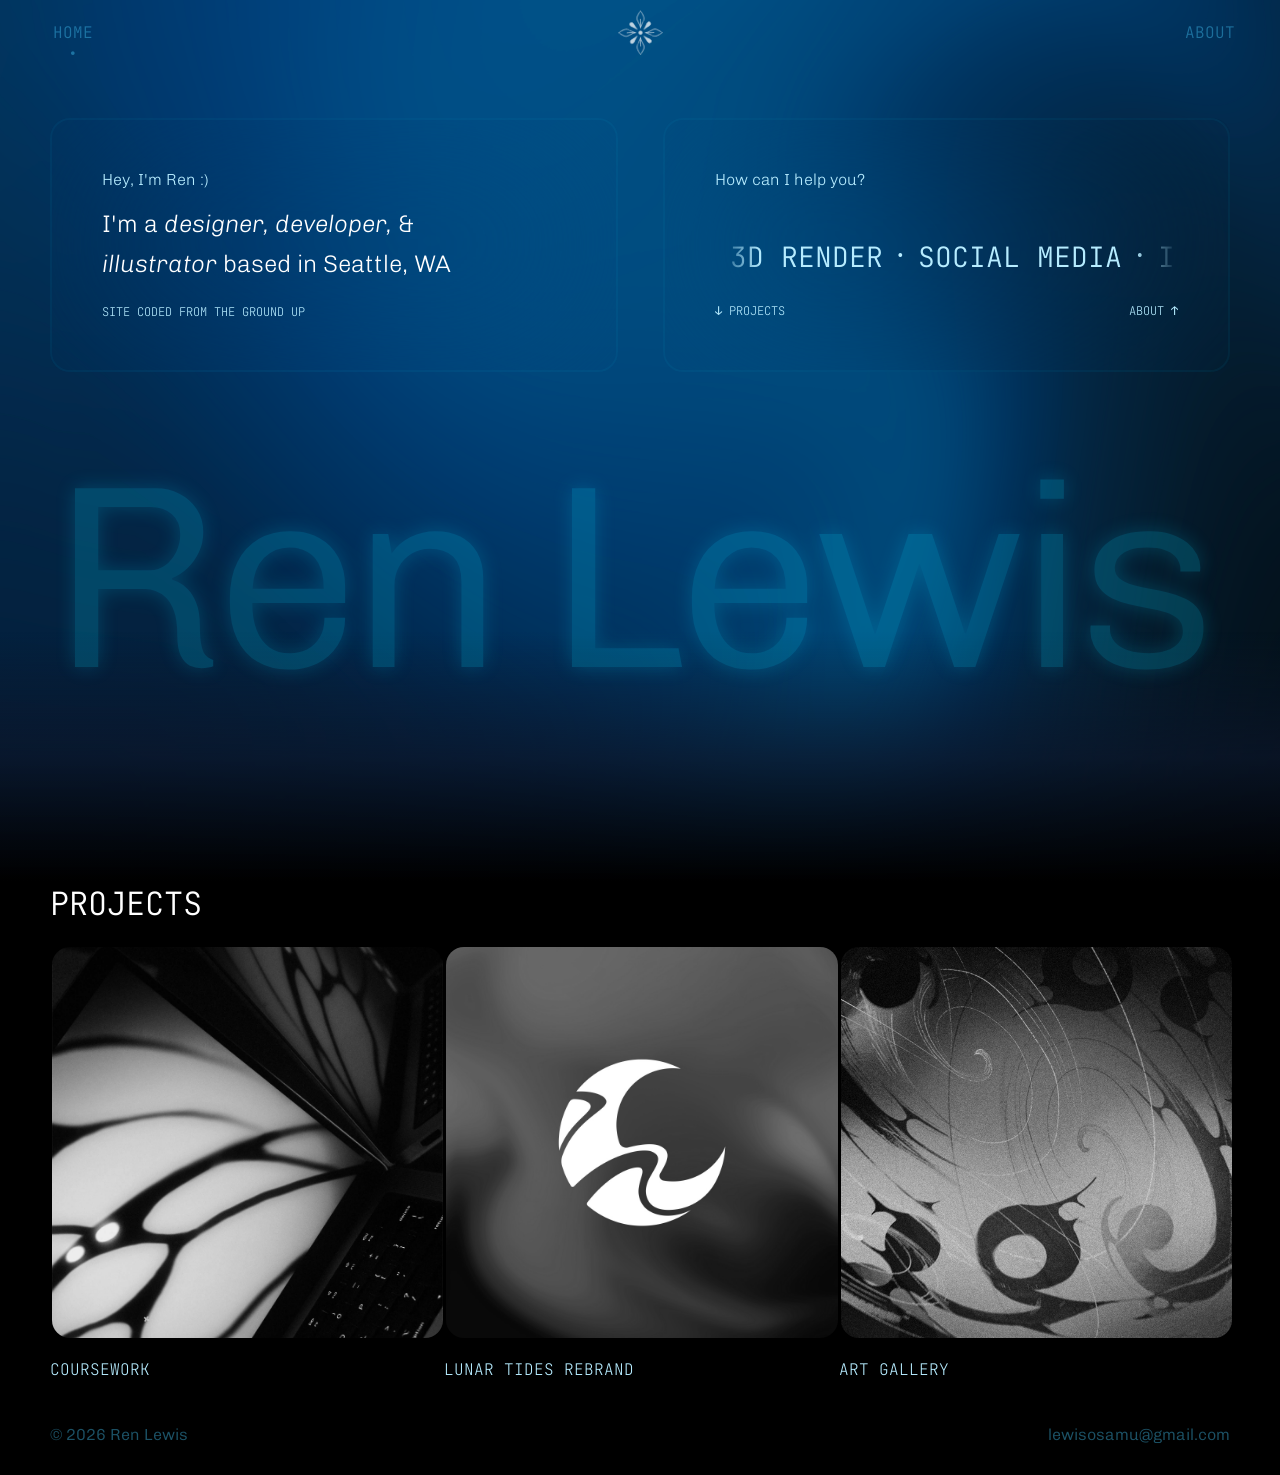
<file: index.html>
<!DOCTYPE html>
<html>
  <head>
    <title>Ren Lewis</title>
    <link rel="preconnect" href="https://fonts.googleapis.com"><link rel="preconnect" href="https://fonts.gstatic.com" crossorigin><link href="https://fonts.googleapis.com/css2?family=Chivo:ital,wght@0,100..900;1,100..900&display=swap" rel="stylesheet"><<link href="https://fonts.googleapis.com/css2?family=JetBrains+Mono:ital,wght@0,100..800;1,100..800&display=swap" rel="stylesheet">
    <link rel="stylesheet" href="home/home.css">
    <link rel="icon" href="favicon.ico">
  </head>
  <body>
    <div class="navigation">
      <a href="home/home.html" class="nav-item">HOME</a>
      <img class="logo" src="home/images-home/logo2.png">
      <a href="home/about.html" class="nav-item">ABOUT</a>
    </div>
    <div class="front">
      <img class="background" src="home/images-home/background.png">
      <div class= "title">
        <div class="heading">
          <p class="subtext">Hey, I'm Ren :)</p>
          <p class="description">I'm a <span class="accent">designer, developer,</span> & <br/><span class="accent">illustrator</span> based in Seattle, WA</p>
          <p class="mono">SITE CODED FROM THE GROUND UP</a>
        </div>
        <div class="heading">
          <p class="subtext">How can I help you?</p>
          <div class="carousel">
            <div class="group">
              <div class="card">3D RENDER</div>
              <div class="dot">•</div>
              <div class="card">SOCIAL MEDIA</div>
              <div class="dot">•</div>
              <div class="card">INFOGRAPHICS</div>
              <div class="dot">•</div>
              <div class="card">UX/UI</div>
              <div class="dot">•</div>
              <div class="card">ILLUSTRATION</div>
              <div class="dot">•</div>
              <div class="card">LOGOS</div>
              <div class="dot">•</div>
            </div>
            <div aria-hidden  class="group">
              <div class="card">3D RENDER</div>
              <div class="dot">•</div>
              <div class="card">SOCIAL MEDIA</div>
              <div class="dot">•</div>
              <div class="card">INFOGRAPHICS</div>
              <div class="dot">•</div>
              <div class="card">UX/UI</div>
              <div class="dot">•</div>
              <div class="card">ILLUSTRATION</div>
              <div class="dot">•</div>
              <div class="card">LOGOS</div>
              <div class="dot">•</div>
            </div>
          </div>
          <div class="flex">
            <p class="mono">&darr; projects</p>
            <p class="mono">about &uarr;</p>
          </div>
        </div>
      </div>
      <p class="name">Ren Lewis</p>
    </div>
    <div class="gradient"></div>
    <div class="work-grid">
      <div>
        <p class="projects">Projects</p>
      </div>
      <div class="bubbles">
        <a href="design/coursework.html" class="box1">
          <img class="work-img" src="home/images-home/butterfly.jpeg">
          <div>
            <p class="work-title">Coursework</p>
          </div>
        </a>
        <a href="lunar/lunar.html" class="box1">
          <img class="work-img" src="home/images-home/lunartides.jpg">
          <div>
            <p class="work-title">Lunar Tides Rebrand</p>
          </div>
        </a>
        <a href="illustration/illustration.html" class="box1">
          <img class="work-img" src="home/images-home/water.jpeg">
          <div>
            <p class="work-title">Art Gallery</p>
          </div>
        </a>
      </div>
    </div>
    <div class="container">
      <div class="footer">
        <p class="credits">&#169 2026 Ren Lewis</p>
        <a href="mailto:lewisosamu@gmail.com" target="_blank" class="gmail">lewisosamu@gmail.com</a>
      </div>
    </div>
  </body>
</html>
</file>
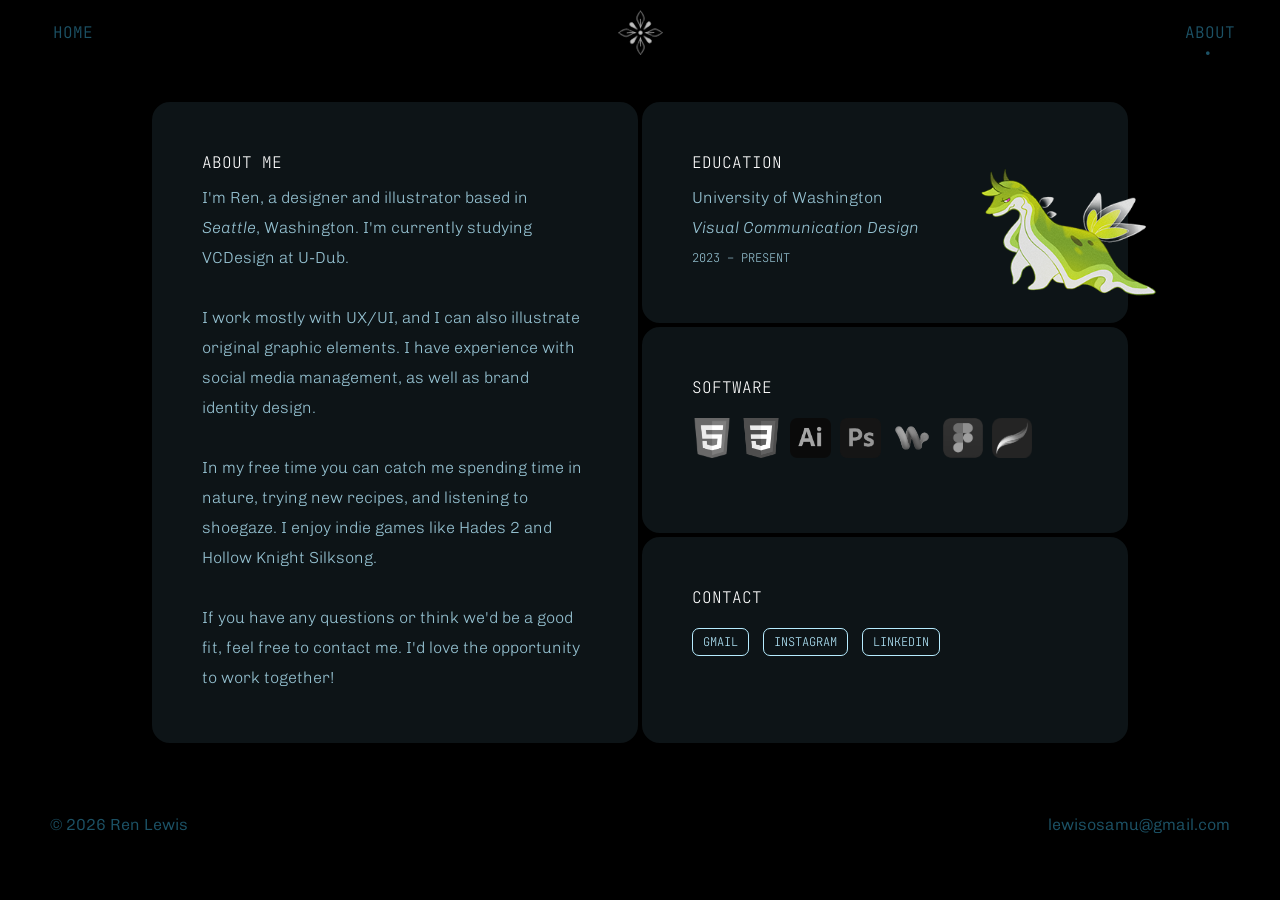
<file: home/about.html>
<!DOCTYPE html>
<html>
  <head>
    <title>Ren Lewis</title>
    <link rel="preconnect" href="https://fonts.googleapis.com"><link rel="preconnect" href="https://fonts.gstatic.com" crossorigin><link href="https://fonts.googleapis.com/css2?family=Chivo:ital,wght@0,100..900;1,100..900&display=swap" rel="stylesheet"><link href="https://fonts.googleapis.com/css2?family=JetBrains+Mono:ital,wght@0,100..800;1,100..800&display=swap" rel="stylesheet">
    <link rel="stylesheet" href="about.css">
  </head>
  <body>
    <div class="navigation">
      <a href="home.html" class="nav-item 1">HOME</a>
      <a href="home.html">
        <img class="logo" src="images-home/logo2.png">
      </a>
      <a href="about.html" class="nav-item 2">ABOUT</a>
    </div>
    <div class="grid">
      <div class="left">
        <p class="title">about me</p>
        <p class="body">
          I'm Ren, a designer and illustrator based in <span class="accent">Seattle</span>, Washington. 
          I&#39;m currently studying VCDesign at U-Dub. 
          <br/><br/>I work mostly with UX/UI, and I can also illustrate original graphic elements. 
          I have experience with social media management,
          as well as brand identity design.
          <br/><br/>In my free time you can catch me spending time in nature, trying new recipes, and listening to shoegaze. I enjoy indie games like Hades 2 and Hollow Knight Silksong.
          <br/><br/> If you have any questions or think we'd be a good fit, feel free to contact me. I'd love the opportunity to work together!
        </p>
      </div>
      <div class="right">
        <div class="box2">
          <div class="box3">
            <p class="title">education</p>
            <p class="umm">
              University of Washington<br/><span class="accent">Visual Communication Design</span>
            </p>
            <p class="time">2023 – present</p>
          </div>
          <img class="me" src="images-home/me.png">
        </div>
        <div class="box">
          <p class="title">software</p>
          <img class="app" src="images-home/orange.png">
          <img class="app" src="images-home/blue.png">
          <img class="app" src="images-home/ai.png">
          <img class="app" src="images-home/ps.png">
          <img class="app" src="images-home/womp.png">
          <img class="app" src="images-home/figma.png">
          <img class="app" src="images-home/procreate.png">
        </div>
        <div class="box">
          <p class="title">contact</p>
          <a href="mailto:lewisosamu@gmail.com" class="button" target="_blank">Gmail</a>
          <a href=https://www.instagram.com/renkonstudio/ class="button" target="_blank">Instagram</a>
          <a href="https://www.linkedin.com/in/samulewis/" class="button" target="_blank">LinkedIn</a>
        </div>
      </div>
    </div>
    <div class="footer">
       <p class="credits">&#169 2026 Ren Lewis</p>
       <a href="mailto:lewisosamu@gmail.com" target="_blank" class="gmail">lewisosamu@gmail.com</a>
    </div>
  </body>
</html>
</file>
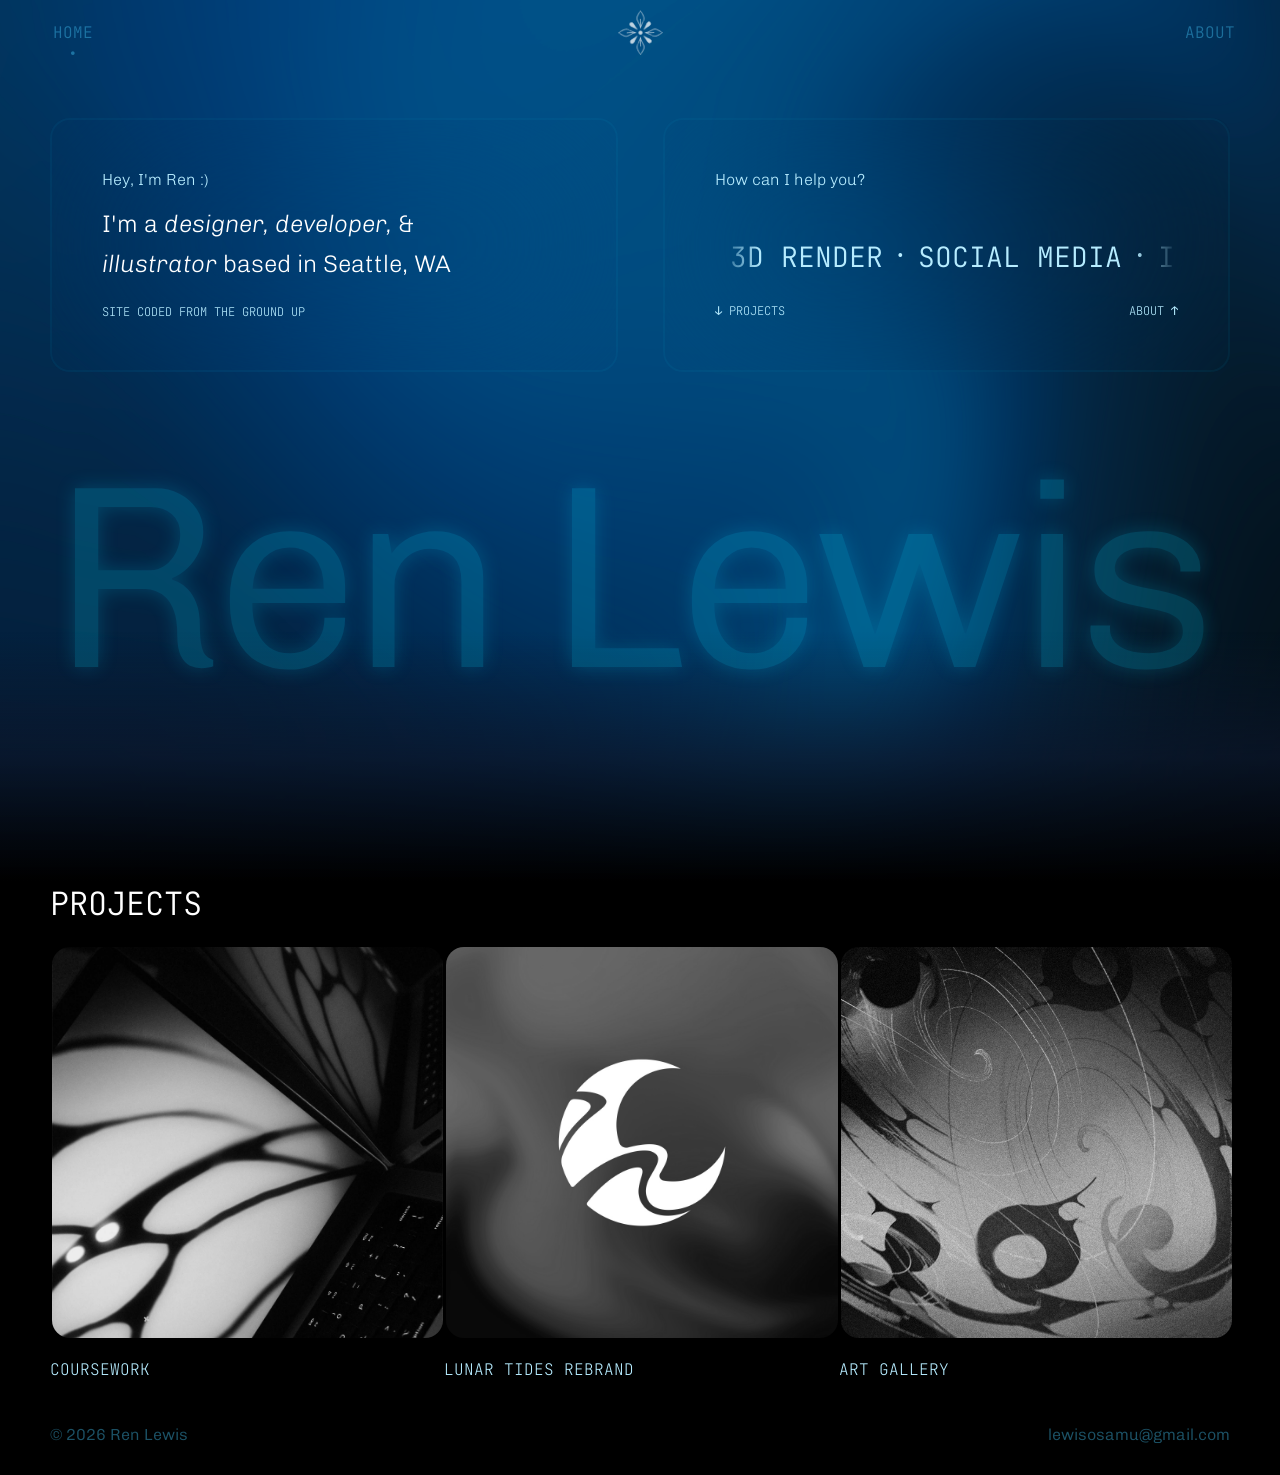
<file: home/home.html>
<!DOCTYPE html>
<html>
  <head>
    <title>Ren Lewis</title>
    <link rel="preconnect" href="https://fonts.googleapis.com"><link rel="preconnect" href="https://fonts.gstatic.com" crossorigin><link href="https://fonts.googleapis.com/css2?family=Chivo:ital,wght@0,100..900;1,100..900&display=swap" rel="stylesheet"><<link href="https://fonts.googleapis.com/css2?family=JetBrains+Mono:ital,wght@0,100..800;1,100..800&display=swap" rel="stylesheet">
    <link rel="stylesheet" href="home.css">
    <link rel="icon" href="../favicon.ico">
  </head>
  <body>
    <div class="navigation">
      <a href class="nav-item">HOME</a>
      <img class="logo" src="images-home/logo2.png">
      <a href="about.html" class="nav-item">ABOUT</a>
    </div>
    <div class="front">
      <img class="background" src="images-home/background.png">
      <div class= "title">
        <div class="heading">
          <p class="subtext">Hey, I'm Ren :)</p>
          <p class="description">I'm a <span class="accent">designer, developer,</span> & <br/><span class="accent">illustrator</span> based in Seattle, WA</p>
          <p class="mono">SITE CODED FROM THE GROUND UP</a>
        </div>
        <div class="heading">
          <p class="subtext">How can I help you?</p>
          <div class="carousel">
            <div class="group">
              <div class="card">3D RENDER</div>
              <div class="dot">•</div>
              <div class="card">SOCIAL MEDIA</div>
              <div class="dot">•</div>
              <div class="card">INFOGRAPHICS</div>
              <div class="dot">•</div>
              <div class="card">UX/UI</div>
              <div class="dot">•</div>
              <div class="card">ILLUSTRATION</div>
              <div class="dot">•</div>
              <div class="card">LOGOS</div>
              <div class="dot">•</div>
            </div>
            <div aria-hidden  class="group">
              <div class="card">3D RENDER</div>
              <div class="dot">•</div>
              <div class="card">SOCIAL MEDIA</div>
              <div class="dot">•</div>
              <div class="card">INFOGRAPHICS</div>
              <div class="dot">•</div>
              <div class="card">UX/UI</div>
              <div class="dot">•</div>
              <div class="card">ILLUSTRATION</div>
              <div class="dot">•</div>
              <div class="card">LOGOS</div>
              <div class="dot">•</div>
            </div>
          </div>
          <div class="flex">
            <p class="mono">&darr; projects</p>
            <p class="mono">about &uarr;</p>
          </div>
        </div>
      </div>
      <p class="name">Ren Lewis</p>
    </div>
    <div class="gradient"></div>
    <div class="work-grid">
      <div>
        <p class="projects">Projects</p>
      </div>
      <div class="bubbles">
        <a href="../design/coursework.html" class="box1">
          <img class="work-img" src="images-home/butterfly.jpeg">
          <div>
            <p class="work-title">Coursework</p>
          </div>
        </a>
        <a href="../lunar/lunar.html" class="box1">
          <img class="work-img" src="images-home/lunartides.jpg">
          <div>
            <p class="work-title">Lunar Tides Rebrand</p>
          </div>
        </a>
        <a href="../illustration/illustration.html" class="box1">
          <img class="work-img" src="images-home/water.jpeg">
          <div>
            <p class="work-title">Art Gallery</p>
          </div>
        </a>
      </div>
    </div>
    <div class="container">
      <div class="footer">
        <p class="credits">&#169 2026 Ren Lewis</p>
        <a href="mailto:lewisosamu@gmail.com" target="_blank" class="gmail">lewisosamu@gmail.com</a>
      </div>
    </div>
  </body>
</html>
</file>
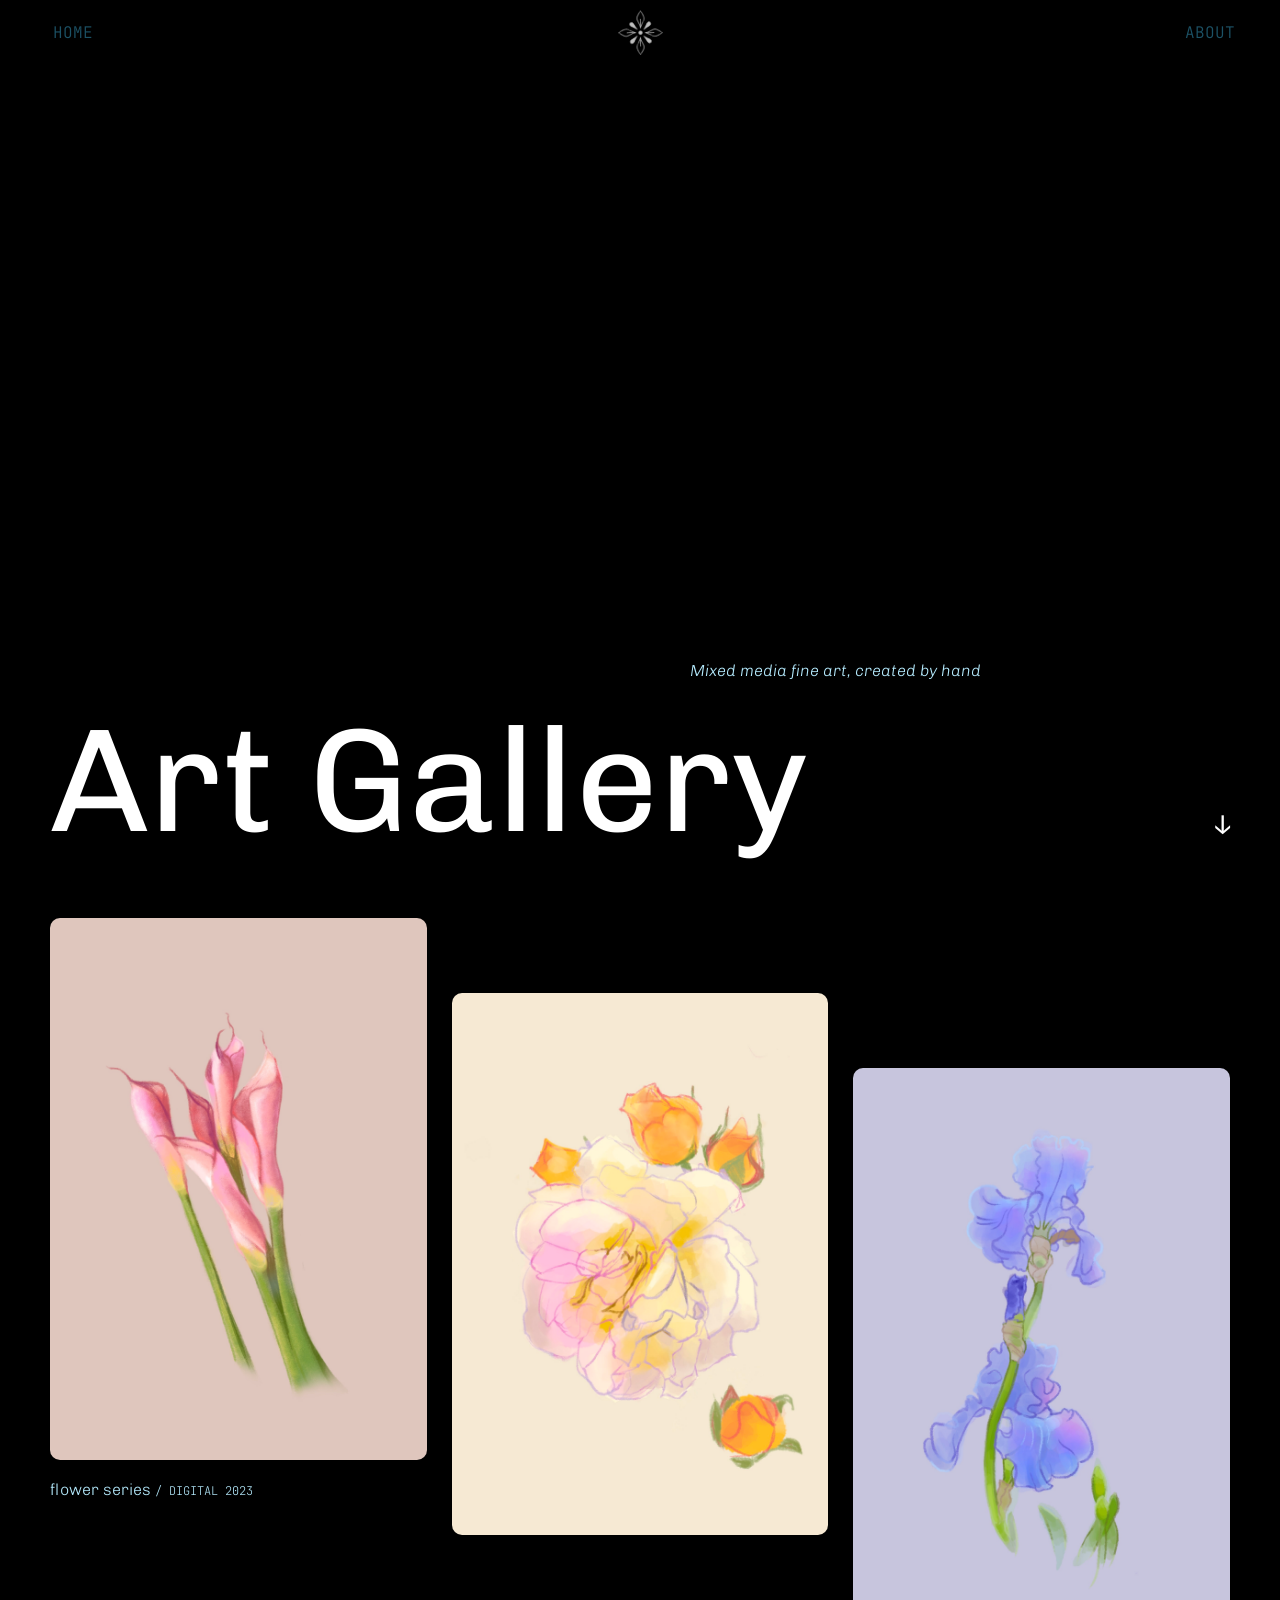
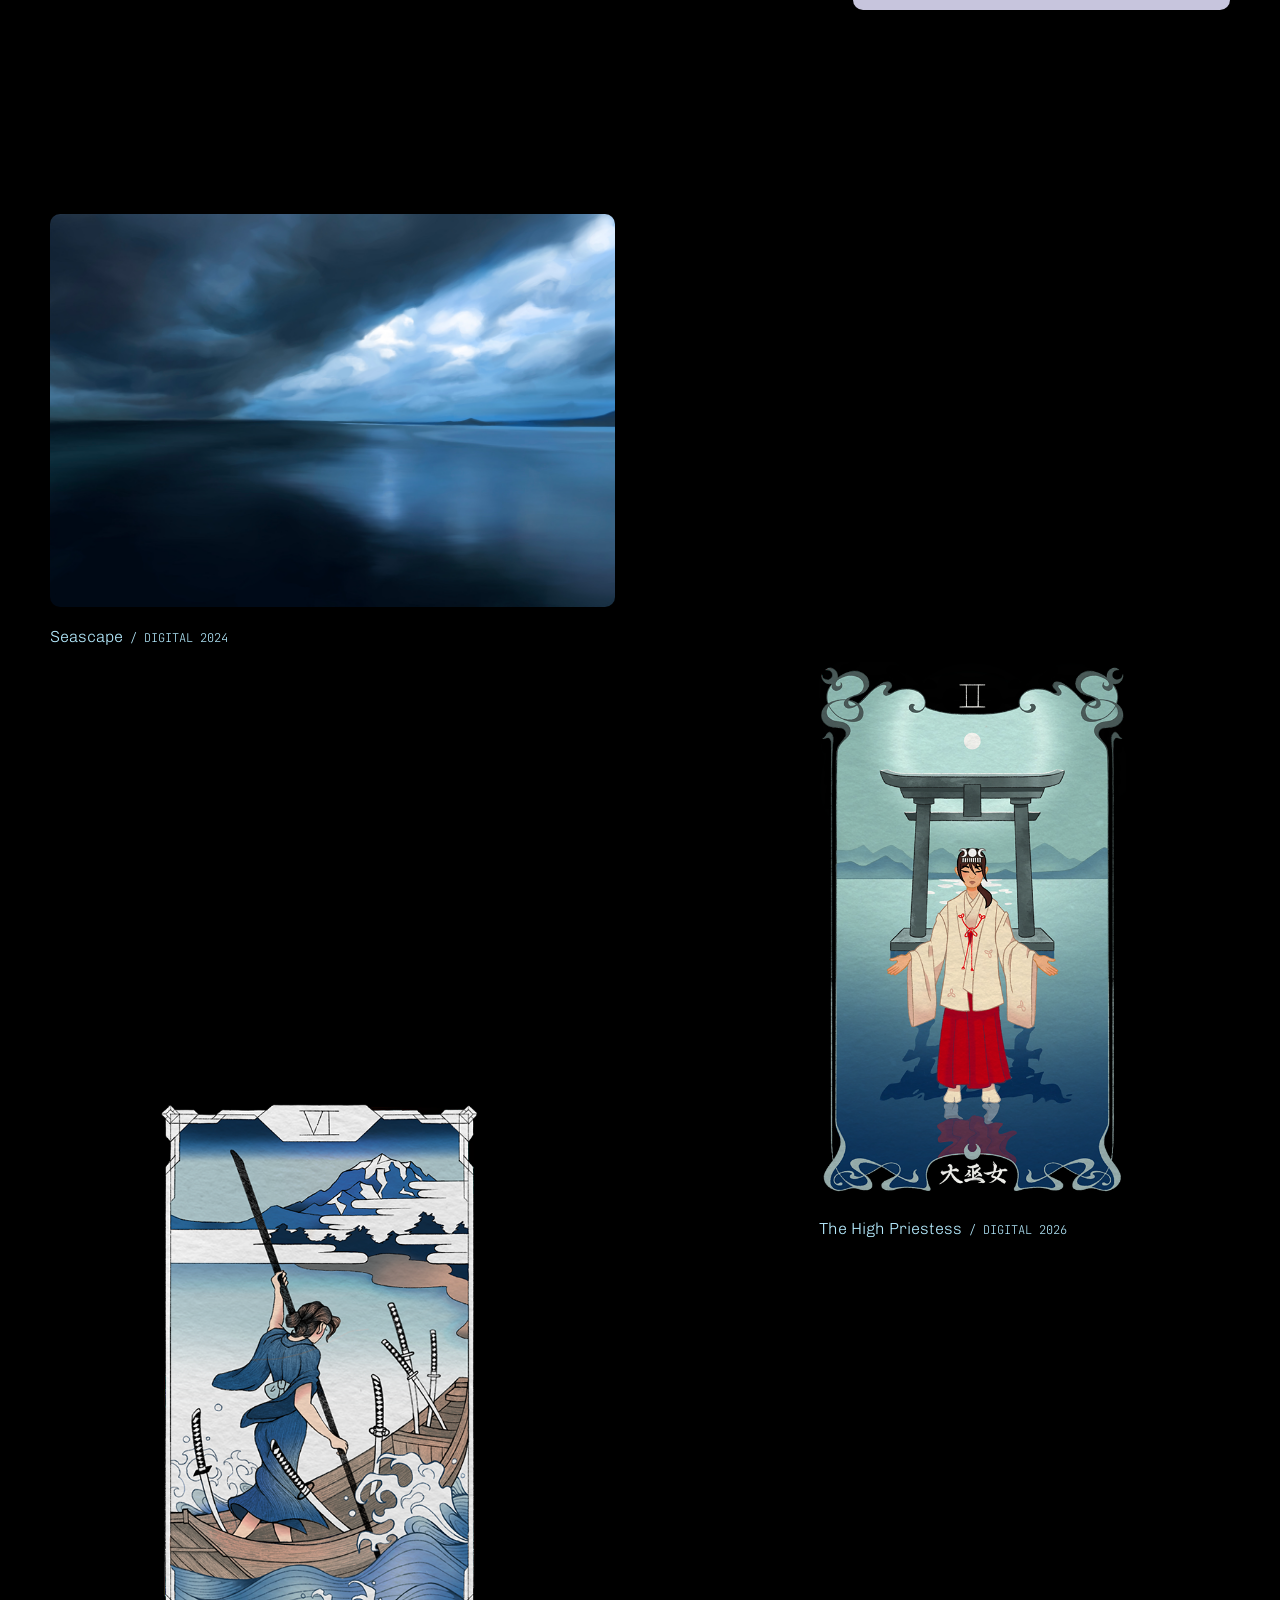
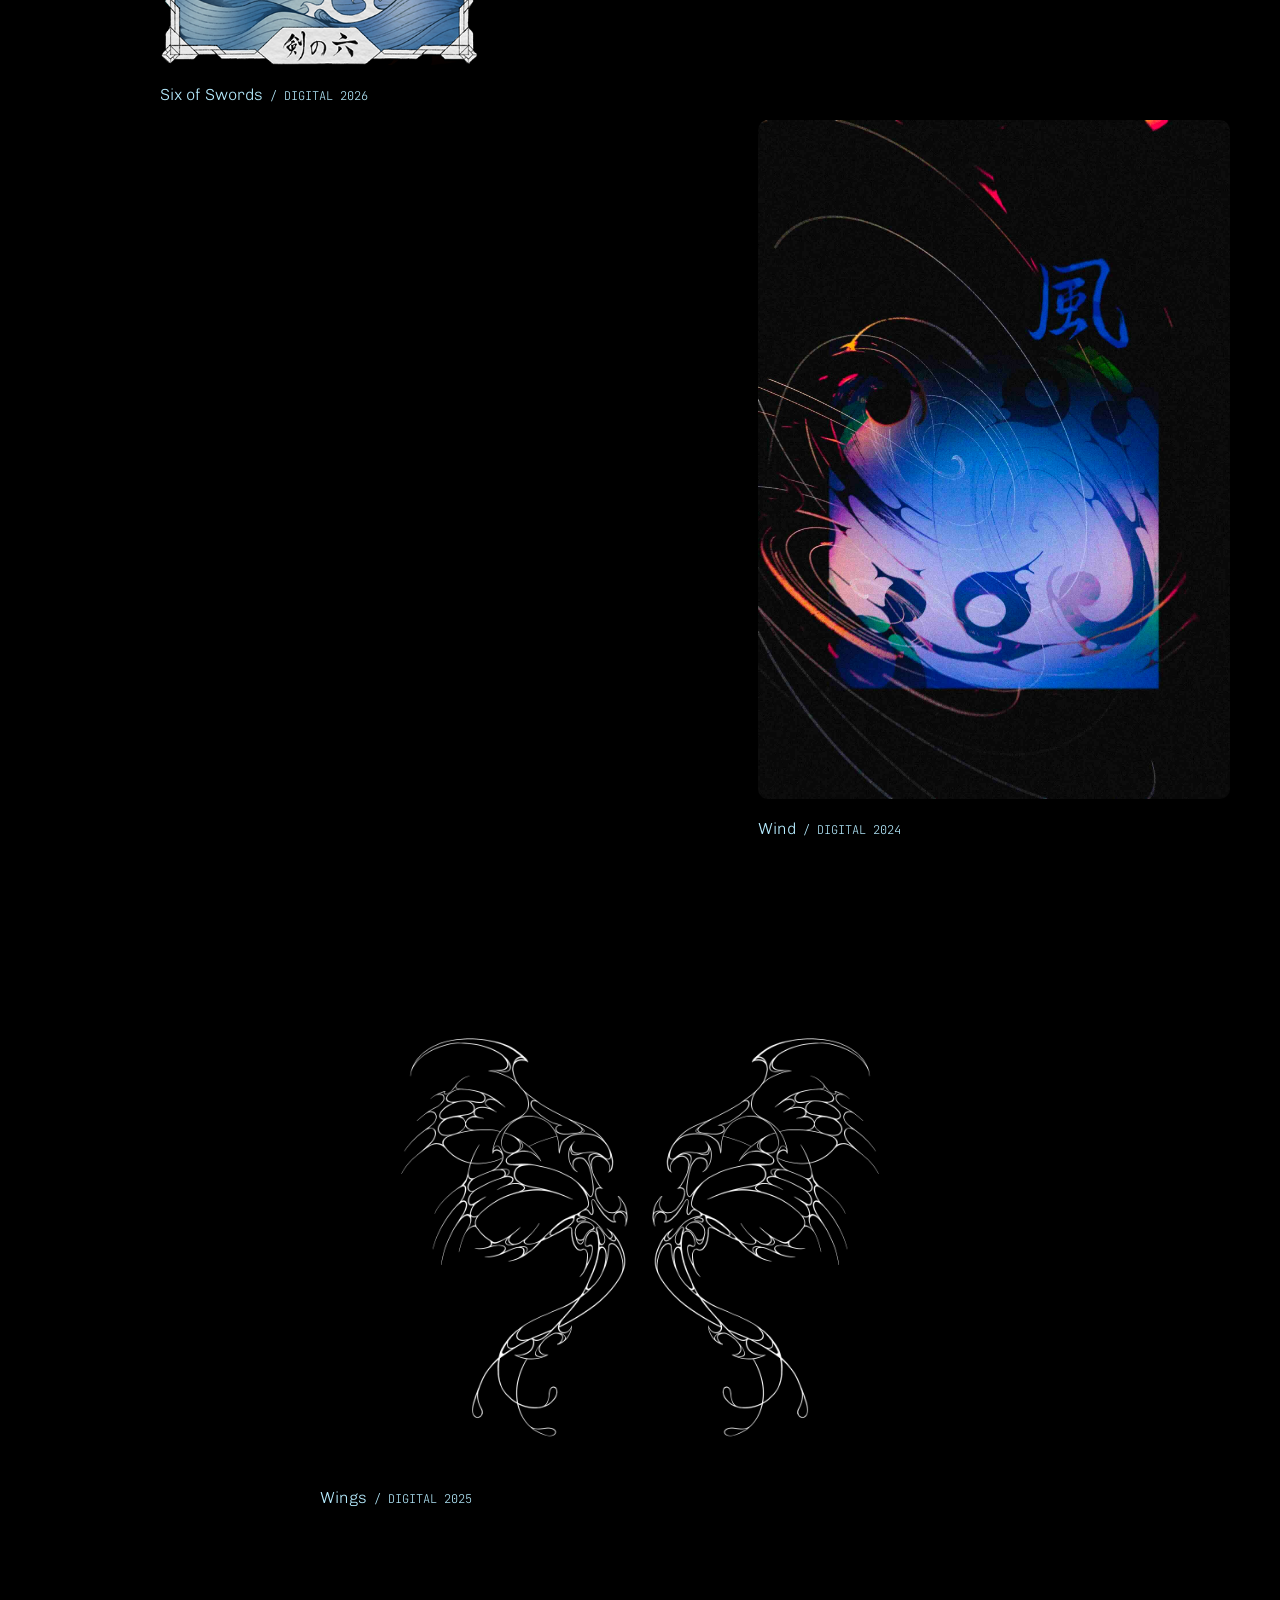
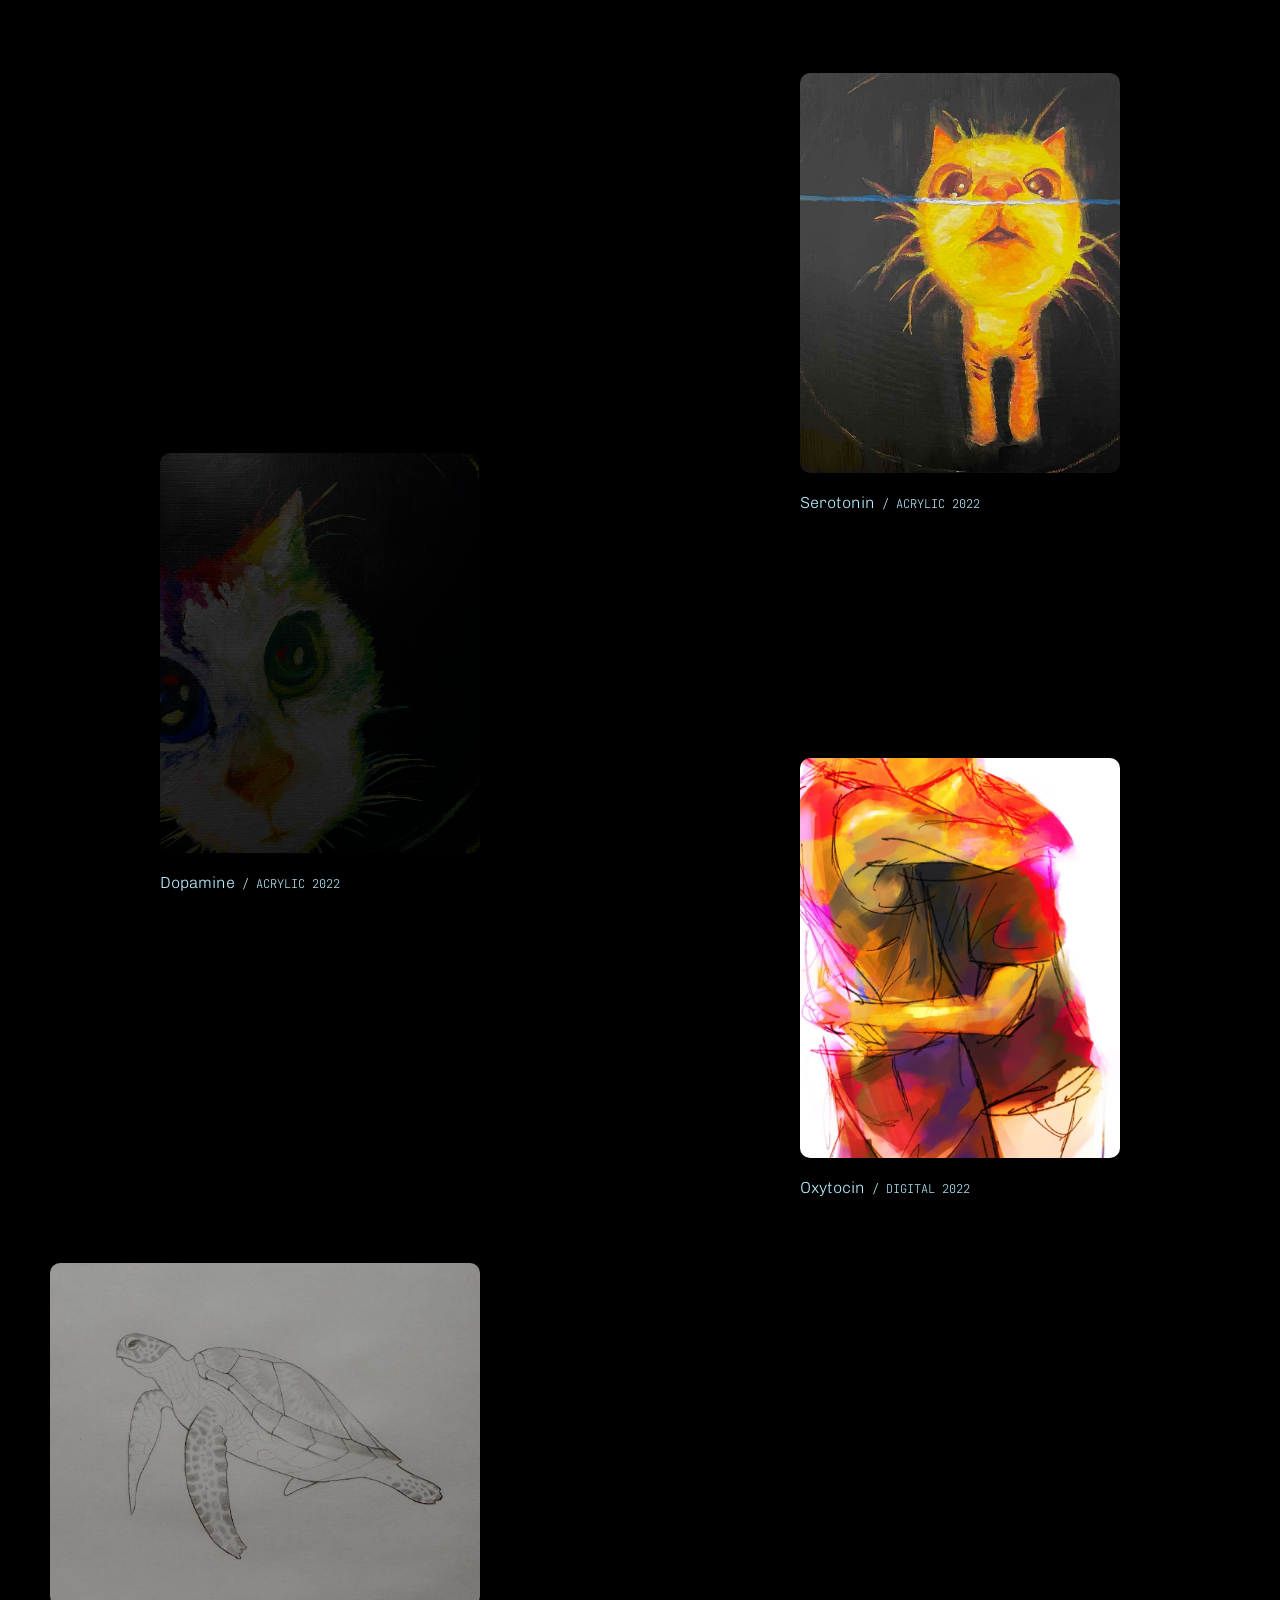
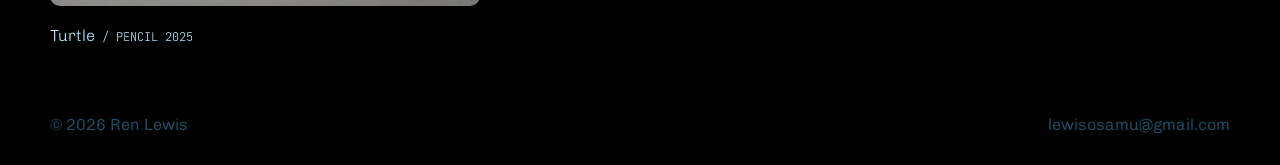
<file: illustration/illustration.html>
<!DOCTYPE html>
<html>
  <head>
    <link rel="preconnect" href="https://fonts.googleapis.com"><link rel="preconnect" href="https://fonts.gstatic.com" crossorigin><link href="https://fonts.googleapis.com/css2?family=Chivo:ital,wght@0,100..900;1,100..900&display=swap" rel="stylesheet"><<link href="https://fonts.googleapis.com/css2?family=JetBrains+Mono:ital,wght@0,100..800;1,100..800&display=swap" rel="stylesheet">
    <link rel="stylesheet" href="illustration.css">
  </head>
  <body>
    <div class="navigation">
      <a href="../home/home.html" class="nav-item 1">HOME</a>
      <a href="../home/home.html">
        <img class="logo" src="../home/images-home/logo2.png">
      </a>
      <a href="../home/about.html" class="nav-item 2">ABOUT</a>
    </div>
    <div class="hero">
      <div class="heading1">
        <div class="ghost"></div>
        <p class="blurb">Mixed media fine art, created by hand</p>
      </div>
        <div class="heading2">
        <p class="title">Art Gallery</p>
        <p class="arrow">&darr;</p>
      </div>
    </div>
    <div class="flowers">
      <div class="wrap">
          <img class="hako" src="images-illustration/pinkflowers.jpg">
          <p class="description">flower series <span class="date"> / digital 2023</span></p>
      </div>
      <div class="wrap">
        <img class="hako2" src="images-illustration/yellowflowers.jpeg">
      </div>
      <div class="wrap">
        <img class="hako3" src="images-illustration/blueflowers.jpg">
      </div>
    </div>
    <div class="seascape">
      <img class="sea" src="images-illustration/sea.png">
      <p class="description">Seascape<span class="date"> / digital 2024</span></p>
   </div> 
    <div class="grid">
      <div class="left"></div>
      <div class="right">
        <div class="column">
          <img class="tori" src="images-illustration/tori.png">
          <p class="description">
            The High Priestess<span class="date"> / digital 2026</span>
          </p>
        </div>
      </div>
    </div>
    <div class="grid2">
      <div class="left">
        <div class="column">
          <img class="tori" src="images-illustration/sword.png">
          <p class="description">
            Six of Swords<span class="date"> / digital 2026</span>
          </p>
        </div>
      </div>
      <div class="right"></div>
    </div>
    <div class="grid3">
      <div class="left"></div>
      <div class="right">
        <div class="column2">
          <img class="tori" src="images-illustration/wind.jpg">
          <p class="description">
            Wind<span class="date"> / digital 2024</span>
          </p>
        </div>
      </div>
    </div>
    <div>
      <div class="right">
        <div class="column">
          <img class="butterfly" src="images-illustration/butterfly.png">
          <p class="description">
            Wings<span class="date"> / digital 2025</span>
          </p>
        </div>
      </div>
    </div>
    <div class="grid4">
      <div class="left"></div>
      <div class="right">
        <div class="column">
          <img class="tori" src="images-illustration/cat1.jpg">
          <p class="description">
            Serotonin<span class="date"> / acrylic 2022</span>
          </p>
        </div>
      </div>
    </div>
    <div class="grid5">
      <div class="left">
        <div class="column">
          <img class="tori" src="images-illustration/cat2.jpg">
          <p class="description">
            Dopamine<span class="date"> / acrylic 2022</span>
          </p>
        </div>
      </div>
      <div class="right"></div>
    </div>
    <div class="grid2">
      <div class="left"></div>
      <div class="right">
        <div class="column">
          <img class="tori" src="images-illustration/hug.jpg">
          <p class="description">
            Oxytocin<span class="date"> / digital 2022</span>
          </p>
        </div>
      </div>
    </div>
    <div class="turtle">
      <img class="sea" src="images-illustration/turtle.jpg">
      <p class="description">Turtle<span class="date"> / pencil 2025</span></p>
   </div> 
    <div class="footer">
        <p class="credits">&#169 2026 Ren Lewis</p>
        <a href="mailto:lewisosamu@gmail.com" target="_blank" class="gmail">lewisosamu@gmail.com</a>
    </div>
  </body>
</html>
</file>
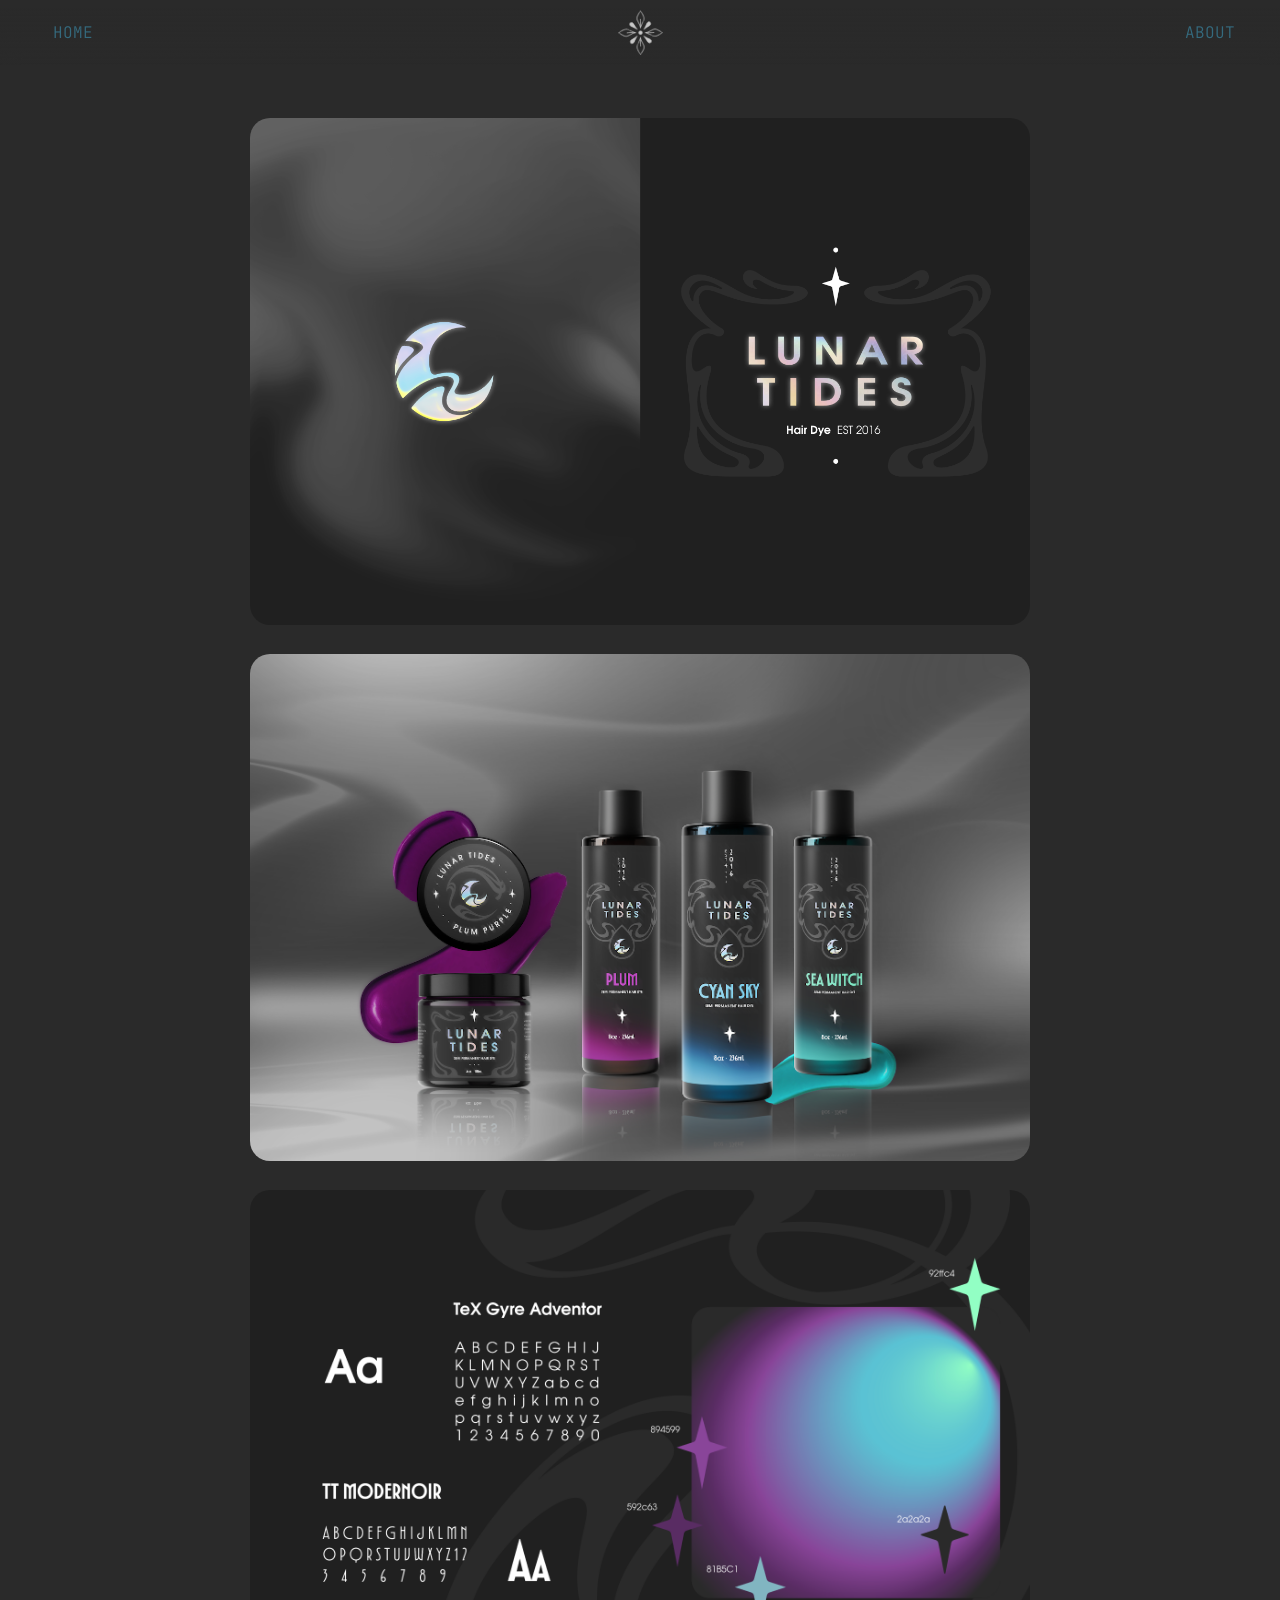
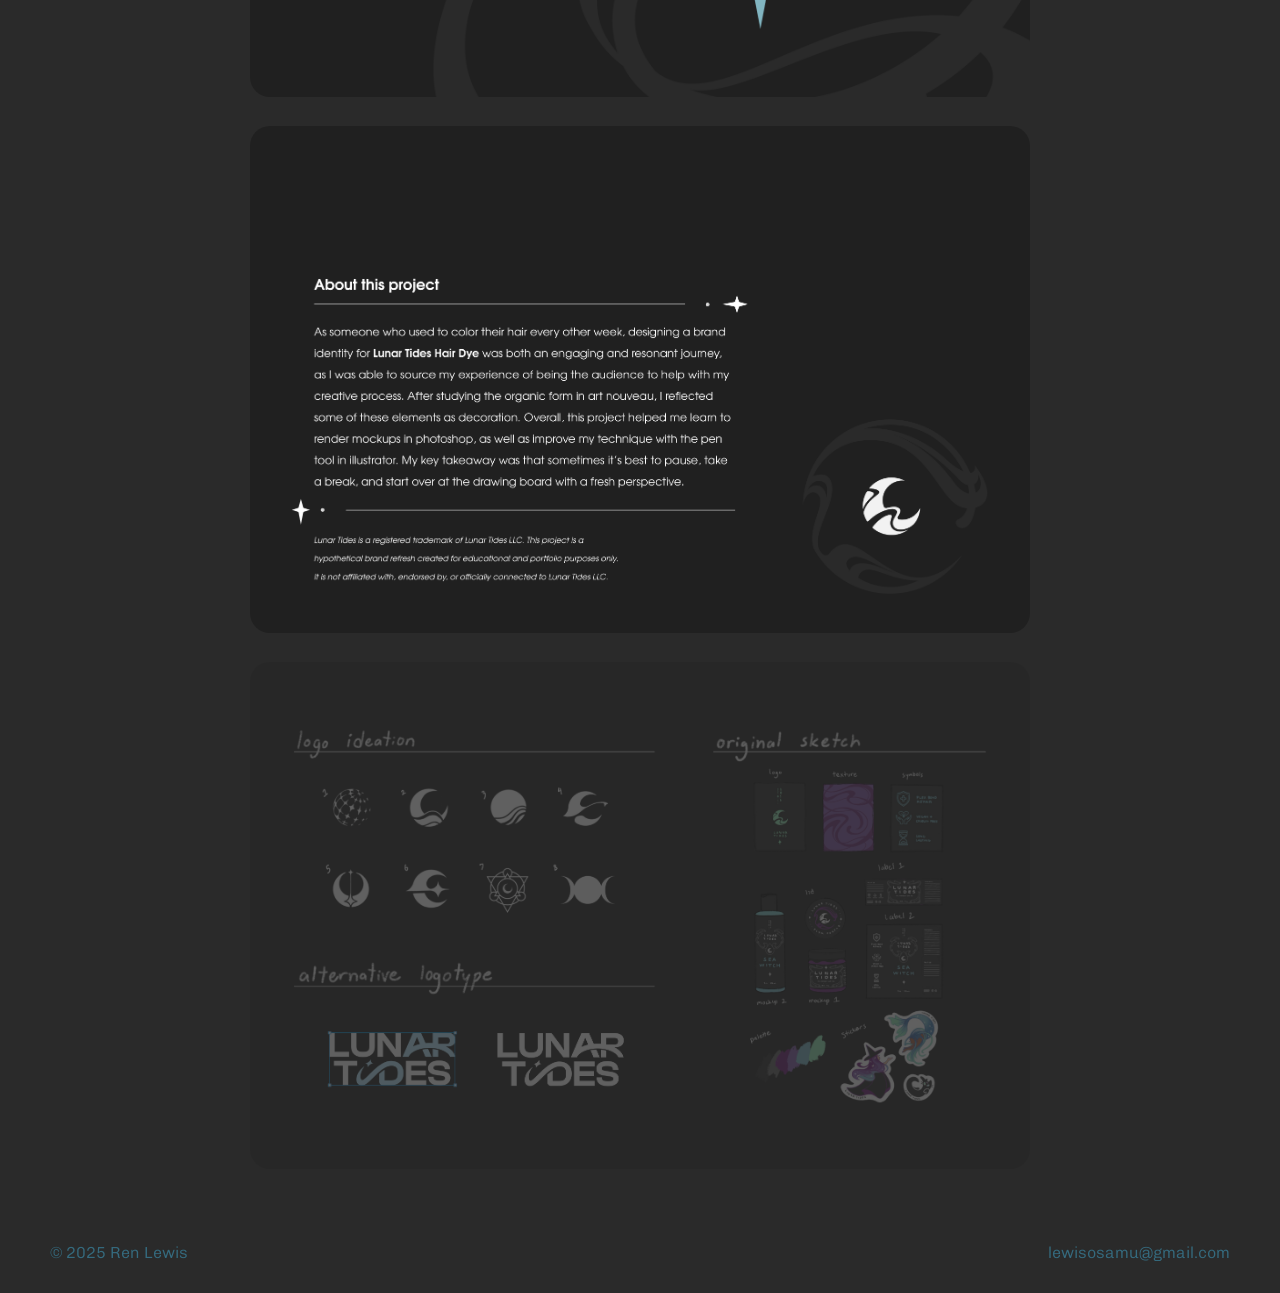
<file: lunar/lunar.html>
<!DOCTYPE html>
<html>
  <head>
    <title>Ren Lewis</title>
    <link rel="preconnect" href="https://fonts.googleapis.com"><link rel="preconnect" href="https://fonts.gstatic.com" crossorigin><link href="https://fonts.googleapis.com/css2?family=Chivo:ital,wght@0,100..900;1,100..900&display=swap" rel="stylesheet"><<link href="https://fonts.googleapis.com/css2?family=JetBrains+Mono:ital,wght@0,100..800;1,100..800&display=swap" rel="stylesheet">
    <link rel="stylesheet" href="lunar.css">
  </head>
  <body>
    <div class="navigation">
      <a href="../home/home.html" class="nav-item 1">HOME</a>
      <a href="../home/home.html">
        <img class="logo" src="../home/images-home/logo2.png">
      </a>
      <a href="../home/about.html" class="nav-item 2">ABOUT </a>
    </div>
    <div class="slide">
      <img class="image0" src="images-lunar/cover.png">
      <img class="image" src="images-lunar/poster.png">
      <img class="image" src="images-lunar/palette.png">
      <img class="image" src="images-lunar/text.png">
      <img class="image2" src="images-lunar/more.png">
    </div>
    <div class="footer">
       <p class="credits">&#169 2025 Ren Lewis</p>
       <a href="mailto:lewisosamu@gmail.com" target="_blank" class="gmail">lewisosamu@gmail.com</a>
    </div>
  </body>
</html>
</file>
<file: home/home.css>
html {
  overscroll-behavior: none;
}
body {
  margin: 0;
  padding: 0;
  overflow-x: hidden;
  background-color: black;
}

.navigation {
  top: 0;
  z-index: 4;
  display: flex;
  position:fixed;
  width: calc(100% - 100px);
  height: 65px;
  align-items: center;
  justify-content: space-between;
  padding-left: 50px;
  padding-right: 50px;
}
.logo {
  opacity: 75%;
  height: 45px;
  width: 45px;
  vertical-align: middle;
  transition: .5s;
}
.logo:hover {
  opacity: 1;
}
.nav-item {
  width: 45px;
  display: inline-block;
  text-decoration: none;
  color:rgba(69, 205, 255, 0.4);
  font-family: JetBrains mono;
  font-weight: 300;
  transition: .5s;
  text-align: center;
}
.nav-item:hover {
  opacity: 1;
  color:rgb(182, 236, 255);
}
.nav-item:first-child:after {
  content: "•";
  color:rgba(69, 205, 255, 0.4);
  position: absolute;
  display: block;
  margin-left: 18px;
}

.background {
  object-fit: cover;
  position: fixed;
  width: 100vw;
  height: 100vh;
  top: 0;
  z-index: 0;
}

.carousel{
  display: flex;
  width: 100%;
  margin: 27px 0 7px 0;
  overflow-x: auto;
    -webkit-mask-image: linear-gradient(
    to right,
    transparent,
    black 10%,
    black 90%,
    transparent
  );
  mask-image: linear-gradient(
    to right,
    transparent,
    black 10%,
    black 90%,
    transparent
  );
}
.carousel::-webkit-scrollbar {
  display: none;
}
.group{
  display: flex;
  align-items: center;
  justify-content: center;
  animation: spin 20s infinite linear;
}
.card{
  height: 50px;
  padding: 15px;
  text-align: center;
  align-content: center;
  font-size: 1.75rem;
  color: rgb(182, 236, 255);
  font-family: JetBrains mono;
  font-weight: 300;
  white-space: nowrap;
}
@keyframes spin {
   from {translate: 0;}
   to {translate: -100%;}
}
.dot {
  color: rgb(182, 236, 255);
}

.title {
  z-index: 3;
  margin: 100px 50px 0px 50px;
  position: relative;
  display: grid;
  width: calc(100% - 145px);
  column-gap: 45px;
  grid-template-columns: 50% 50%;
  cursor: default;
}
.heading {
  border: solid 2px rgb(0, 213, 255,.05);
  position: relative;
  border-radius: 20px;
  backdrop-filter: blur(100px);
  -webkit-backdrop-filter: blur(100px);
  padding: 50px;
}
.description {
  margin: 15px 0 20px 0;
  line-height: 40px;
  grid-column: 1;
  font-size: 1.5rem;
  color: white;
  font-family: chivo;
  font-weight: 200;
  overflow: hidden;
  white-space: nowrap;
  text-overflow: ellipsis;
}
.accent {
  font-style: italic;
}
.subtext {
  margin: 0;
  font-weight: 200;
  font-family: chivo;
  font-size: 1rem;
  color: rgb(182, 236, 255);
  overflow: hidden;
  white-space: nowrap;
  text-overflow: ellipsis;
}
.mono {
  margin: 0;
  font-weight: 200;
  font-family: JetBrains mono;
  text-transform: uppercase;
  font-size: .75rem;
  color: rgb(182, 236, 255);
  overflow: hidden;
  white-space: nowrap;
  text-overflow: ellipsis;
}
.link {
  margin: 0;
  font-weight: 200;
  font-family: chivo;
  font-size: 1rem;
  color: rgb(127, 156, 175, .75);
  text-decoration: none;
  transition: .5s;
} 
.link:hover {
  color:rgb(182, 236, 255);
}
.flex {
  display: flex;
  justify-content: space-between;
}
.name {
  margin: 50px 0px 0px 50px;
  grid-column: span 2;
  color: rgb(0, 213, 255);
  position: relative;
  opacity: 20%;
  font-family: chivo;
  font-weight: 300;
  font-size: 20.35vw;
  letter-spacing: -10px;
  text-shadow: 0 0 20px rgb(0, 213, 255);
  cursor: default;
  z-index: 3;
}

.gradient {
  display: block;
  position: relative;
  background: linear-gradient(to bottom, transparent,rgb(11, 21, 40,.75), rgb(0, 0, 0));
  width: 100%;
  margin-top: -100px;
  height: 250px;
  z-index: 2;
}

.work-grid {
  position: relative;
  width: calc(100% - 100px);
  height: fit-content;
  display: grid;
  background-color: rgb(0, 0, 0);
  padding: 0px 50px 0px 50px;
}
.projects {
  margin: 0 0 20px 0;
  grid-column: 1;
  grid-row: 1;
  font-size: 2rem;
  color: rgb(255, 255, 255);
  font-family: JetBrains mono;
  text-transform: uppercase;
  font-weight: 300;
  z-index: 3;
}
.bubbles {
  grid-row: 2;
  position: relative;
  height: fit-content;
  z-index: 2;
  display: grid;
  column-gap: 3px;
  grid-template-columns: repeat(auto-fit, minmax(300px, 1fr));
  background-color: rgb(0, 0, 0);
}
a.box1 {
  text-decoration: none;
}
.work-img {
  border: solid 2px rgb(0, 0, 0);
  border-radius: 20px;
  transition: .5s;
  aspect-ratio: 1/1;
  width: 100%;
  object-fit: cover;
  filter: grayscale(100);
}
.work-img:hover  {
  border-radius: 100px;
  filter: grayscale(0);
}
.work-title {
  color: rgb(182, 236, 255);
  font-family: JetBrains mono;
  font-weight: 200;
  font-size: 1rem;
  text-decoration: none;
  text-transform: uppercase;
  margin: 15px 0px 25px 0px;
}

.container {
  background-color: rgb(0, 0, 0);
  position: relative;
}
.footer {
  height: 50px;
  margin: 0px 50px 0px 50px;
  padding-top: 20px;
  background-color: rgb(0, 0, 0);
  z-index: 3;
  position: relative;
  display: flex;
  justify-content: space-between;
}
.credits, .gmail {
  font-family: chivo;
  color:rgba(69, 205, 255, 0.4);
  font-weight: 300;
  margin-top: 0;
  display: inline-block;
  text-decoration: none;
  transition: .5s;
}
.gmail:hover {
  color: rgb(182, 236, 255);
}
</file>
<file: home/about.css>
html {
  overscroll-behavior: none;
}
body {
  margin: 0;
  padding: 0;
  overflow-x: hidden;
  background-color: rgb(0, 0, 0);
  overscroll-behavior-y: none;
}

.navigation {
  top: 0;
  z-index: 4;
  display: flex;
  position:fixed;
  width: calc(100% - 100px);
  height: 65px;
  align-items: center;
  justify-content: space-between;
  padding-left: 50px;
  padding-right: 50px;
}
.logo {
  opacity: 75%;
  height: 45px;
  width: 45px;
  vertical-align: middle;
  transition: .5s;
}
.logo:hover {
  opacity: 1;
}
.nav-item {
  width: 45px;
  display: inline-block;
  text-decoration: none;
  color:rgba(69, 205, 255, 0.4);
  font-family: JetBrains mono;
  font-weight: 300;
  transition: .5s;
  text-align: center;
}
.nav-item:hover {
  opacity: 1;
  color:rgb(182, 236, 255);
}
.nav-item:active {
  opacity: 1;
  color:rgb(182, 236, 255);
}
.nav-item:last-child:after {
  content: "•";
  color:rgba(69, 205, 255, 0.4);
  position: absolute;
  display: block;
  margin-left: 18px;
}

.grid {
  display: grid;
  grid-template-columns: 1fr 1fr;
  align-items: stretch;
  width: calc(100% - 300px);
  margin: 100px 150px 50px 150px;
}
.left {
  min-width: 0;
  padding: 50px;
  background-color: rgb(13, 20, 23);
  border: solid 2px rgb(0, 0, 0);
  border-radius: 20px;
}
.right {
  min-width: 0;
  display: flex;
  flex-direction: column;
}
.box {
  flex: 1;
  padding: 50px;
  border: solid 2px rgb(0, 0, 0);
  background-color: rgb(13, 20, 23);
  border-radius: 20px;
}
.box2 {
  flex: 1;
  border: solid 2px rgb(0, 0, 0);
  background-color: rgb(13, 20, 23);
  border-radius: 20px;
  display: grid;
  grid-template-columns: 3fr 1fr;
}
.box3{
  flex: 1;
  padding: 50px;
  overflow: hidden;
  white-space: nowrap;
  text-overflow: ellipsis;
}
.me {
  max-width: 175%;
  object-fit: contain;
  align-self: end;
  justify-self: center;
  margin-bottom: 10px;
}
.title {
  margin: 0;
  color: rgba(255, 255, 255);
  font-family: JetBrains mono;
  font-size: 1rem;
  text-transform: uppercase;
  font-weight: 200;
  overflow: hidden;
  white-space: nowrap;
  text-overflow: ellipsis;
}
.body {
  margin: 10px 0 0 0;
  line-height: 30px;
  font-size: 1rem;
  font-weight: 200;
  font-family: chivo;
  color: rgb(182, 236, 255, .8);
}
.umm {
  margin: 10px 0 0 0;
  line-height: 30px;
  font-size: 1rem;
  font-weight: 200;
  font-family: chivo;
  color: rgb(182, 236, 255, .8);
  overflow: hidden;
  white-space: nowrap;
  text-overflow: ellipsis;
}
.accent {
  font-style: italic;
  font-weight: 200;
  color: rgb(182, 236, 255,.8);
}
.time {
  margin: 0;
  line-height: 30px;
  font-size: .75rem;
  font-weight: 200;
  font-family: JetBrains mono;
  text-transform: uppercase;
  color: rgb(182, 236, 255, .8);
  overflow: hidden;
  white-space: nowrap;
  text-overflow: ellipsis;
}
.app {
 height: 40px;
 margin: 20px 5px 0 0;
 filter: grayscale(1);
 transition: .5s;
}
.app:hover {
  filter: none;
}
.button {
  display: inline-block;
  color: rgb(182, 236, 255);
  font-family: JetBrains Mono;
  text-decoration: none;
  text-transform: uppercase;
  font-size: .75rem;
  font-weight: 200;
  width: fit-content;
  text-align: center;
  border: solid rgb(182, 236, 255) 1px;
  border-radius: 7px;
  margin: 20px 10px 0px 0px;
  padding: 5px 10px;
  transition: .5s;
}
.button:hover {
  color: black;
  background-color: rgb(182, 236, 255);
  border-color: rgb(182, 236, 255)e;
}

.footer {
  height: 50px;
  margin: 0px 50px 0px 50px;
  padding-top: 20px;
  background-color: rgb(0, 0, 0);
  z-index: 3;
  position: relative;
  display: flex;
  justify-content: space-between;
}
.credits, .gmail {
  font-family: chivo;
  color:rgba(69, 205, 255, 0.4);
  font-weight: 300;
  margin-top: 0;
  display: inline-block;
  text-decoration: none;
  transition: .5s;
}
.gmail:hover {
  color: rgb(182, 236, 255);
}
</file>
<file: illustration/illustration.css>
html {
  overscroll-behavior: none;
}
body {
  margin: 0;
  padding: 0;
  background-color: rgb(0, 0, 0);
}

.navigation {
  top: 0;
  z-index: 4;
  display: flex;
  position:fixed;
  background: linear-gradient(to bottom,
    rgba(0, 0, 0) 10%,
    rgba(0, 0, 0, 0.75) 95%,
    transparent);
  width: calc(100% - 100px);
  height: 65px;
  align-items: center;
  justify-content: space-between;
  padding-left: 50px;
  padding-right: 50px;
  backdrop-filter: blur(10px);
  -webkit-backdrop-filter: blur(10px);
}
.logo {
  opacity: 75%;
  height: 45px;
  width: 45px;
  vertical-align: middle;
  transition: .5s;
}
.logo:hover {
  opacity: 1;
}
.nav-item {
  width: 45px;
  display: inline-block;
  text-decoration: none;
  color:rgba(69, 205, 255, 0.4);
  font-family: JetBrains mono;
  font-weight: 300;
  transition: .5s;
  text-align: center;
}
.nav-item:hover {
  opacity: 1;
  color:rgb(182, 236, 255);
}

.hero {
  height: 100vh;
  width: 100vw;
  display: flex;
  flex-direction: column;
}
.heading1 {
  margin-top: auto;
  display: flex;
}
.ghost {
  margin-left: 50px;
  flex: 1;
}
.blurb {
  flex: 1;
  color:rgb(182, 236, 255);
  font-family: chivo;
  font-size: 1rem;
  font-weight: 200;
  font-style: italic;
  line-height: 45px;
  margin: 0 0 0 50px;
}
.heading2 {
  display: flex;
  margin: 0 0 50px 0;
  justify-content: space-between;
}
.title {
  margin: 0 0 0 50px;
  width: fit-content;
  font-family: chivo;
  color: white;
  font-weight: 400;
  font-size: 11.5vw;
  display: inline;
}
.arrow {
  margin-right: 50px;
  font-size: 2vw;
  font-family: JetBrains mono;
  color: white;
  align-self: end;
  display: inline;
}

.description {
  font-family: chivo;
  color:rgb(182, 236, 255);
  font-size: 1rem;
  font-weight: 200;
  width: fit-content;
}
.date {
  font-family: JetBrains mono;
  color:rgb(182, 236, 255);
  font-weight:200;
  font-size: .75rem;
  text-transform: uppercase;
}

.flowers {
  margin: 0 50px 0 50px;
  display: flex;
  gap: 25px;
}
.wrap {
  flex: 1;
  width: 75%;
}
.hako,.hako2,.hako3 {
  border-radius: 10px;
  object-fit: cover;
  display: inline;
  width: 100%;
}
.hako2 {
  margin-top: 75px;
}
.hako3 {
  margin-top: 150px;
}

.seascape {
  margin: 200px 0 0 50px;
}
.sea{
  width: calc(50% - 50px);
  border-radius: 10px
}

.grid {
  display: grid;
  grid-template-columns: 1fr 1fr;
  width: calc(100% - 50px);
  margin-left: 50px;
}
.right {
  display: flex;
  justify-content: center;
}
.column {
  width: 50%;
}
.tori {
  width: 100%;
  border-radius: 10px;
}

.grid2 {
  display: grid;
  grid-template-columns: 1fr 1fr;
  width: 100%;
  margin-top: -150px;
}
.left {
  display: flex;
  justify-content: center;
  grid-column: 1;
}

.grid3 {
  display: grid;
  grid-template-columns: 1.5fr 1fr;
  width: calc(100% - 100px);
  margin: 0 0 0 50px;
}
.column2 {
  width: 100%;
}

.butterfly {
  margin-top: 150px;
  width: 100%;
}

.grid4 {
  display: grid;
  grid-template-columns: 1fr 1fr;
  width: 100%;
  margin-top: 150px;
}
.grid5 {
  display: grid;
  grid-template-columns: 1fr 1fr;
  width: 100%;
  margin-top: -75px;
}
.grid6 {
  display: grid;
  grid-template-columns: 1fr 1fr;
  width: 100%;
  margin-top: -150px;
}

.turtle {
  width: 75%;
  margin: 50px 0 50px 50px;
}

.footer {
  height: 50px;
  margin: 0px 50px 0px 50px;
  padding-top: 20px;
  background-color: rgb(0, 0, 0);
  z-index: 3;
  position: relative;
  display: flex;
  justify-content: space-between;
}
.credits, .gmail {
  font-family: chivo;
  color:rgba(69, 205, 255, 0.4);
  font-weight: 300;
  margin-top: 0;
  display: inline-block;
  text-decoration: none;
  transition: .5s;
}
.gmail:hover {
  color: rgb(182, 236, 255);
}
</file>
<file: lunar/lunar.css>
html {
  overscroll-behavior: none;
}
body {
  margin: 0;
  padding: 0;
  background-color: rgb(42, 42, 42);
  overscroll-behavior: none;
}

.navigation {
  top: 0;
  z-index: 4;
  display: flex;
  position:fixed;
  background: linear-gradient(to bottom,
    rgba(42, 42, 42) 10%,
    rgba(42, 42, 42, 0.75) 95%,
    transparent);
  width: calc(100% - 100px);
  height: 65px;
  align-items: center;
  justify-content: space-between;
  padding-left: 50px;
  padding-right: 50px;
  backdrop-filter: blur(10px);
  -webkit-backdrop-filter: blur(10px);
}
.logo {
  opacity: 75%;
  height: 45px;
  width: 45px;
  vertical-align: middle;
  transition: .5s;
}
.logo:hover {
  opacity: 1;
}
.nav-item {
  width: 45px;
  display: inline-block;
  text-decoration: none;
  color:rgba(69, 205, 255, 0.4);
  font-family: JetBrains mono;
  font-weight: 300;
  transition: .5s;
  text-align: center;
}
.nav-item:hover {
  opacity: 1;
  color:rgb(182, 236, 255);
}

.hero {
  height: 100vh;
  width: 100vw;
  display: flex;
  flex-direction: column;
}
.heading1 {
  margin-top: auto;
  display: flex;
}
.title1 {
  margin: 0 0 0 150px;
  flex: 1;
  font-family: chivo;
  color: white;
  font-weight: 400;
  font-size: 4vw;
  font-style: italic;
  display: inline;
}
.heading2 {
  display: flex;
  margin: 0 0 25px 150px;
  width: calc(100% - 300px);
  justify-content: space-between;
  align-items: baseline;
}
.title2 {
  font-family: chivo;
  color: white;
  font-weight: 400;
  font-size: 9vw;
  margin: 0;
  display: inline;
}
.blurb {
  width: fit-content;
  color:rgb(182, 236, 255);
  font-family: chivo;
  font-size: 1rem;
  font-weight: 200;
  font-style: italic;
  margin: 0;
  display: inline;
  overflow: hidden;
  white-space: nowrap;
  text-overflow: ellipsis;
}
.arrow {
  width: fit-content;
  color:rgb(182, 236, 255);
  font-family: JetBrains mono;
  font-size: 1rem;
  font-weight: 200;
  margin: 0;
  display: inline;
  overflow: hidden;
  white-space: nowrap;
  text-overflow: ellipsis;
}

.image0 {
  width: calc(100% - 500px);
  object-fit: cover;
  margin: 100px 0 25px 250px;
  border-radius: 20px;
}
.image {
  width: calc(100% - 500px);
  object-fit: cover;
  margin: 0 0 25px 250px;
  border-radius: 20px;
}
.image2 {
  width: calc(100% - 500px);
  object-fit: cover;
  margin: 0 0 50px 250px;
  border-radius: 20px;
  opacity: 25%;
  transition: 1s;
}
.image2:hover {
  width: calc(100% - 500px);
  object-fit: cover;
  margin: 0 0 50px 250px;
  border-radius: 20px;
  opacity: 100%;
}

.footer {
  height: 50px;
  margin: 0px 50px 0px 50px;
  padding-top: 20px;
  background-color: rgb(42, 42, 42);
  z-index: 3;
  position: relative;
  display: flex;
  justify-content: space-between;
}
.credits, .gmail {
  font-family: chivo;
  color:rgba(69, 205, 255, 0.4);
  font-weight: 300;
  margin-top: 0;
  display: inline-block;
  text-decoration: none;
  transition: .5s;
}
.gmail:hover {
  color: rgb(182, 236, 255);
}
</file>
